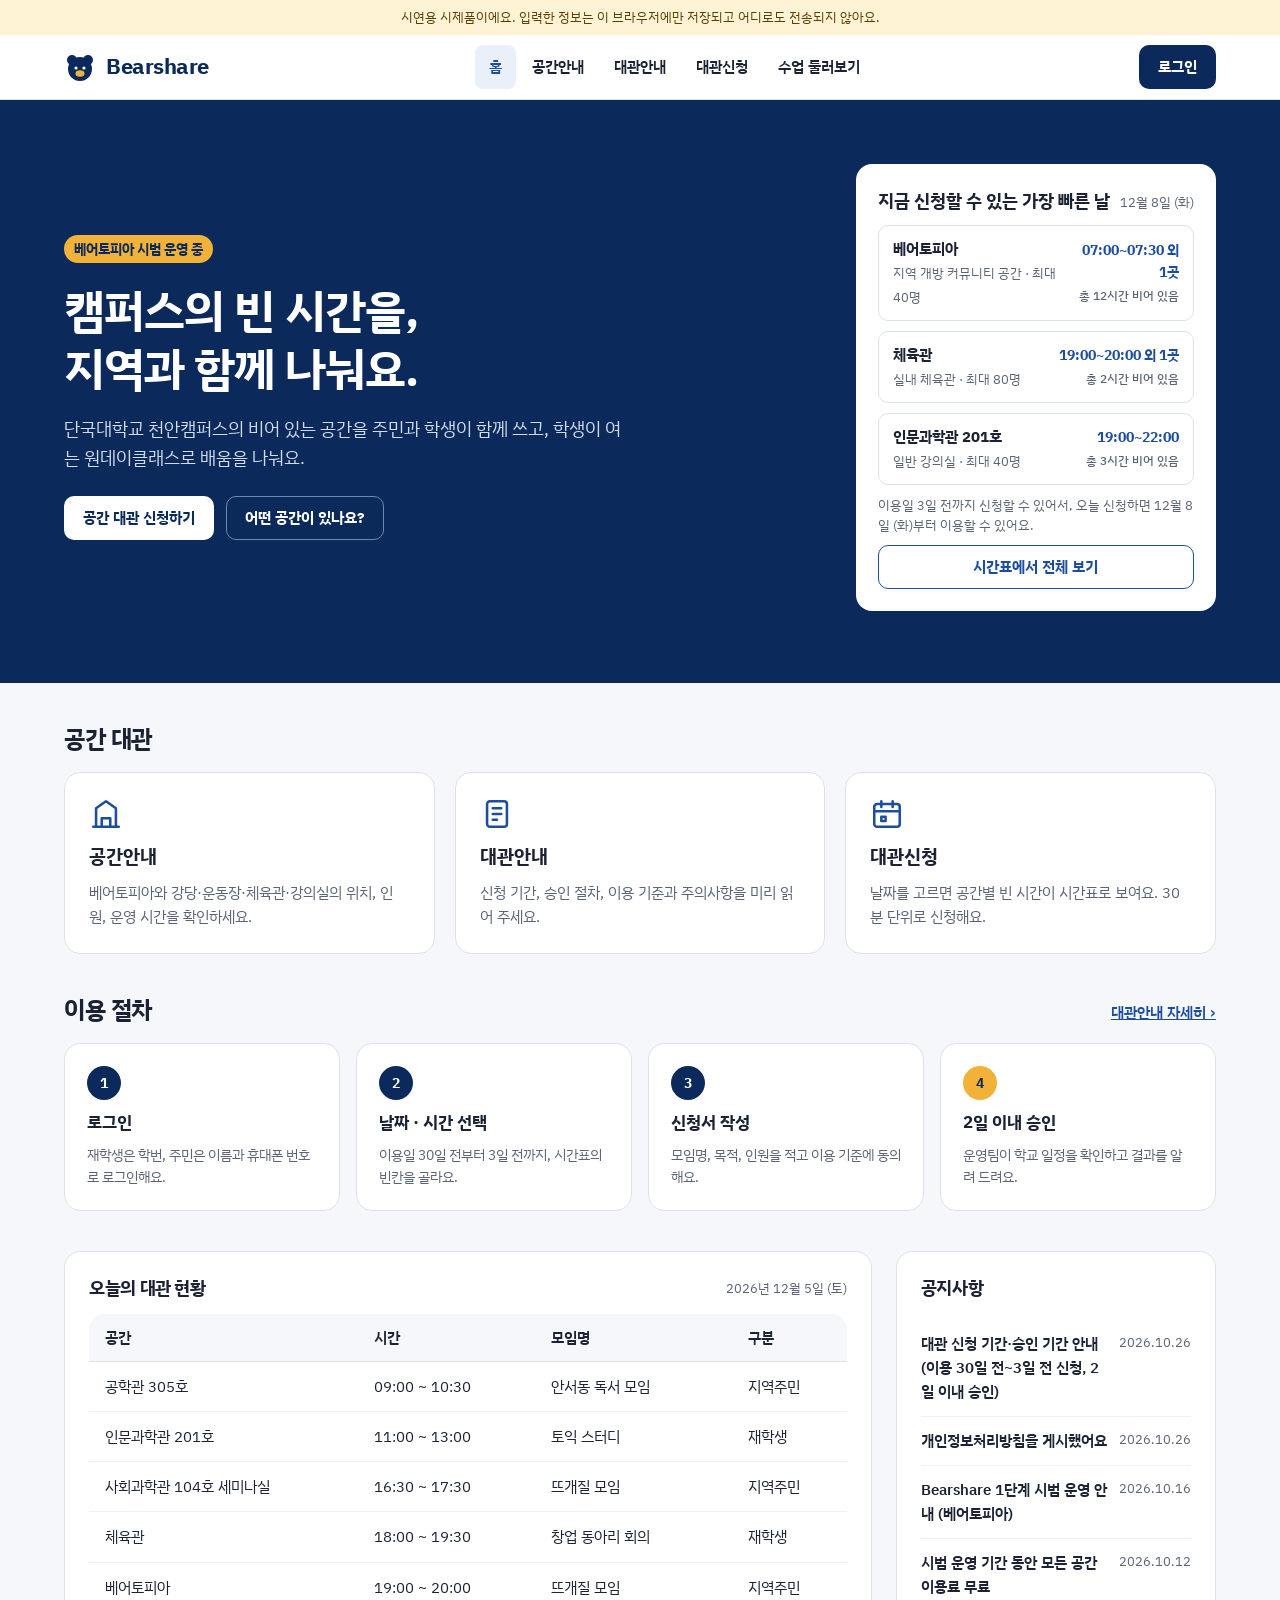
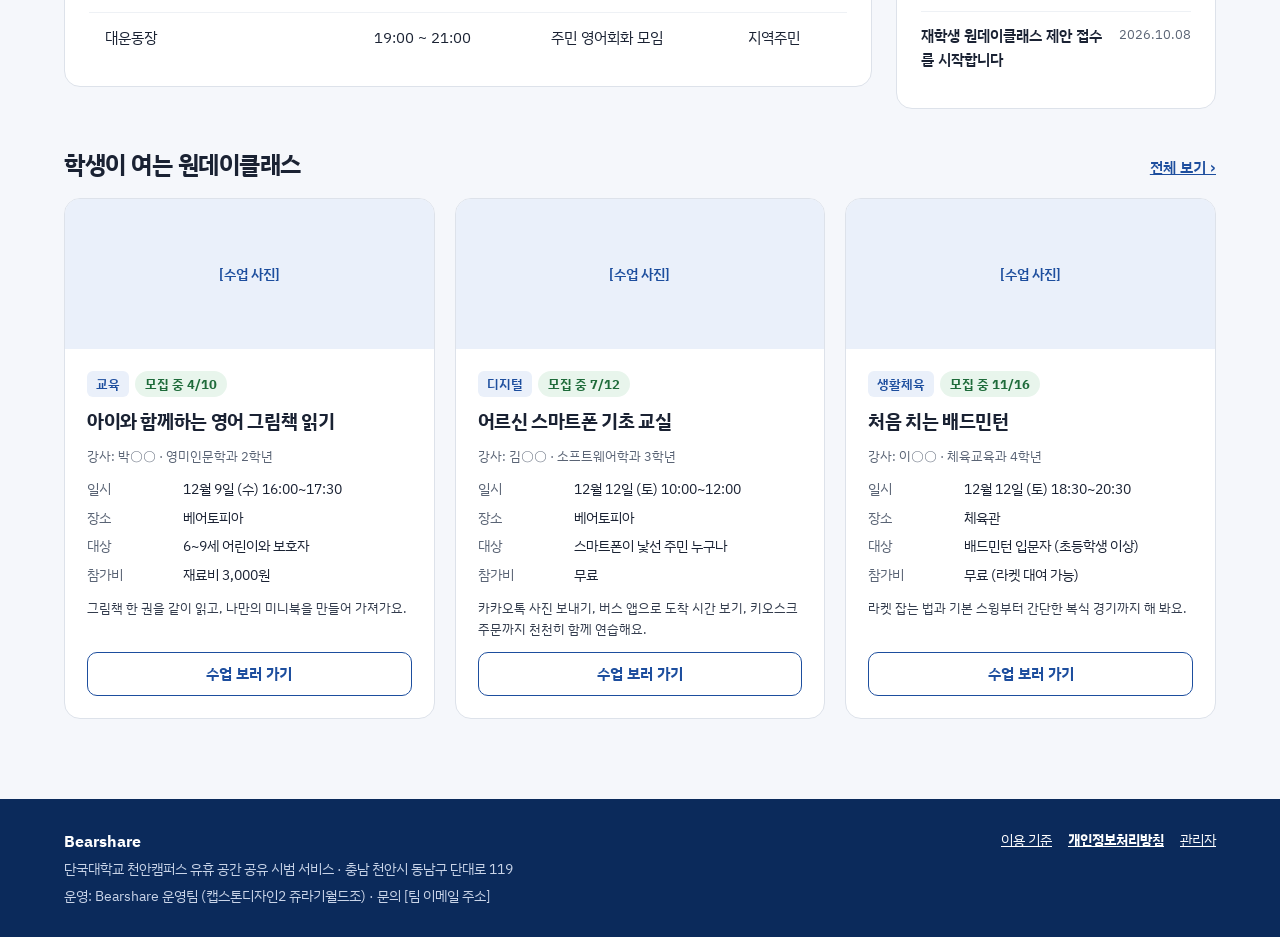
<file: index.html>
<!doctype html>
<html lang="ko">
<head>
<meta charset="utf-8">
<meta name="viewport" content="width=device-width, initial-scale=1">
<title>Bearshare · 단국대 캠퍼스 공간 공유</title>
<meta name="description" content="단국대학교 천안캠퍼스 유휴 공간을 지역주민과 학생이 함께 쓰는 공간 공유 서비스 Bearshare (시제품)">
<meta name="theme-color" content="#0B2A5B">
<link rel="preconnect" href="https://fonts.googleapis.com">
<link rel="preconnect" href="https://fonts.gstatic.com" crossorigin>
<link href="https://fonts.googleapis.com/css2?family=IBM+Plex+Sans+KR:wght@400;500;600;700&display=swap" rel="stylesheet">
<link rel="stylesheet" href="assets/style.css">
</head>
<body data-page="index">
<main id="app"><noscript><p style="padding:24px">이 화면은 자바스크립트가 켜져 있어야 보여요.</p></noscript></main>
<script src="assets/data.js"></script>
<script src="assets/core.js"></script>
<script src="assets/pages.js"></script>
</body>
</html>
</file>
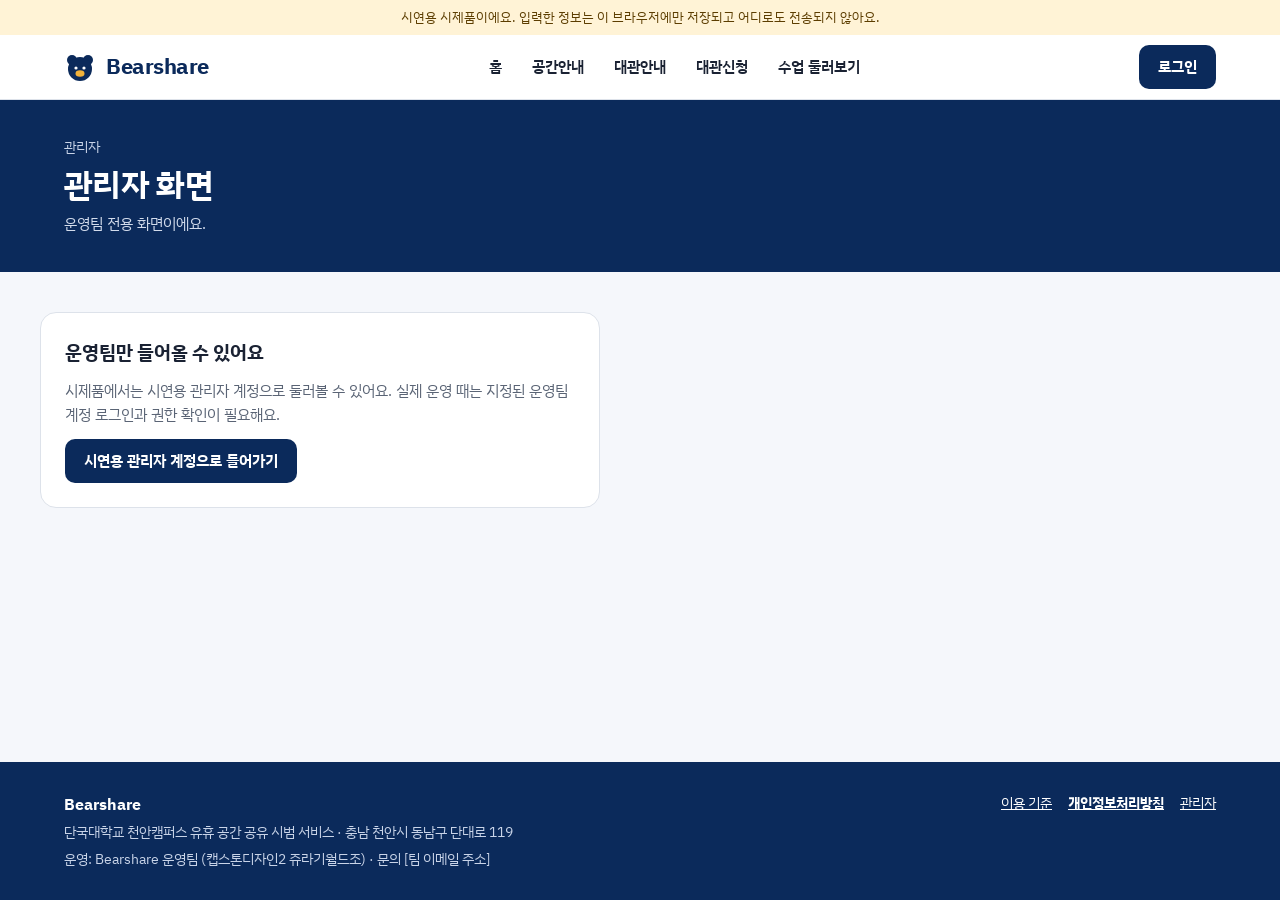
<file: admin.html>
<!doctype html>
<html lang="ko">
<head>
<meta charset="utf-8">
<meta name="viewport" content="width=device-width, initial-scale=1">
<title>관리자 · Bearshare</title>
<meta name="description" content="단국대학교 천안캠퍼스 유휴 공간을 지역주민과 학생이 함께 쓰는 공간 공유 서비스 Bearshare (시제품)">
<meta name="theme-color" content="#0B2A5B">
<link rel="preconnect" href="https://fonts.googleapis.com">
<link rel="preconnect" href="https://fonts.gstatic.com" crossorigin>
<link href="https://fonts.googleapis.com/css2?family=IBM+Plex+Sans+KR:wght@400;500;600;700&display=swap" rel="stylesheet">
<link rel="stylesheet" href="assets/style.css">
</head>
<body data-page="admin">
<main id="app"><noscript><p style="padding:24px">이 화면은 자바스크립트가 켜져 있어야 보여요.</p></noscript></main>
<script src="assets/data.js"></script>
<script src="assets/core.js"></script>
<script src="assets/pages.js"></script>
</body>
</html>
</file>
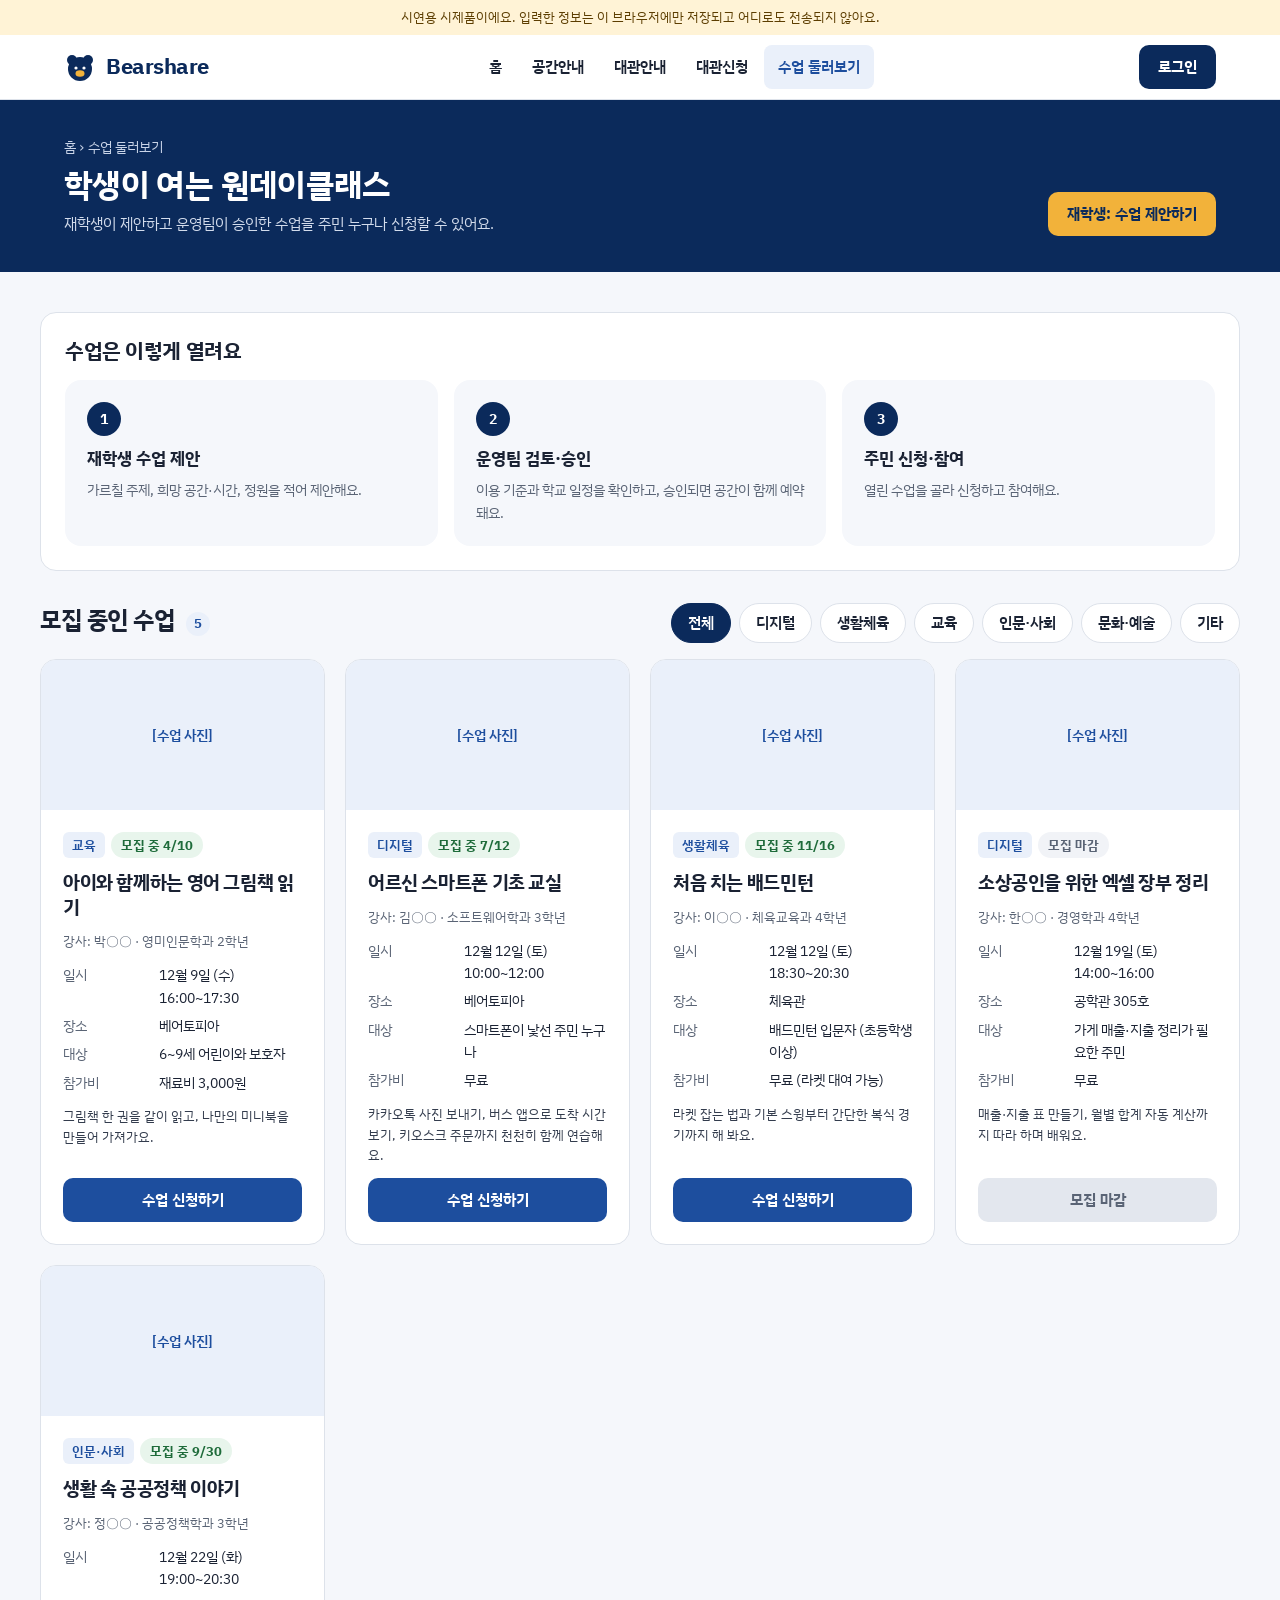
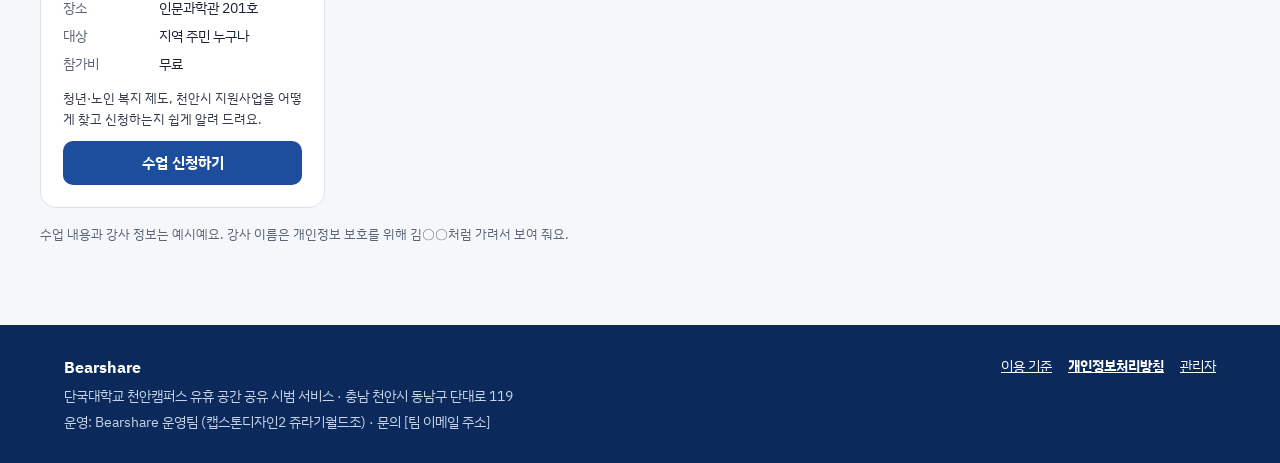
<file: classes.html>
<!doctype html>
<html lang="ko">
<head>
<meta charset="utf-8">
<meta name="viewport" content="width=device-width, initial-scale=1">
<title>수업 둘러보기 · Bearshare</title>
<meta name="description" content="단국대학교 천안캠퍼스 유휴 공간을 지역주민과 학생이 함께 쓰는 공간 공유 서비스 Bearshare (시제품)">
<meta name="theme-color" content="#0B2A5B">
<link rel="preconnect" href="https://fonts.googleapis.com">
<link rel="preconnect" href="https://fonts.gstatic.com" crossorigin>
<link href="https://fonts.googleapis.com/css2?family=IBM+Plex+Sans+KR:wght@400;500;600;700&display=swap" rel="stylesheet">
<link rel="stylesheet" href="assets/style.css">
</head>
<body data-page="classes">
<main id="app"><noscript><p style="padding:24px">이 화면은 자바스크립트가 켜져 있어야 보여요.</p></noscript></main>
<script src="assets/data.js"></script>
<script src="assets/core.js"></script>
<script src="assets/pages.js"></script>
</body>
</html>
</file>
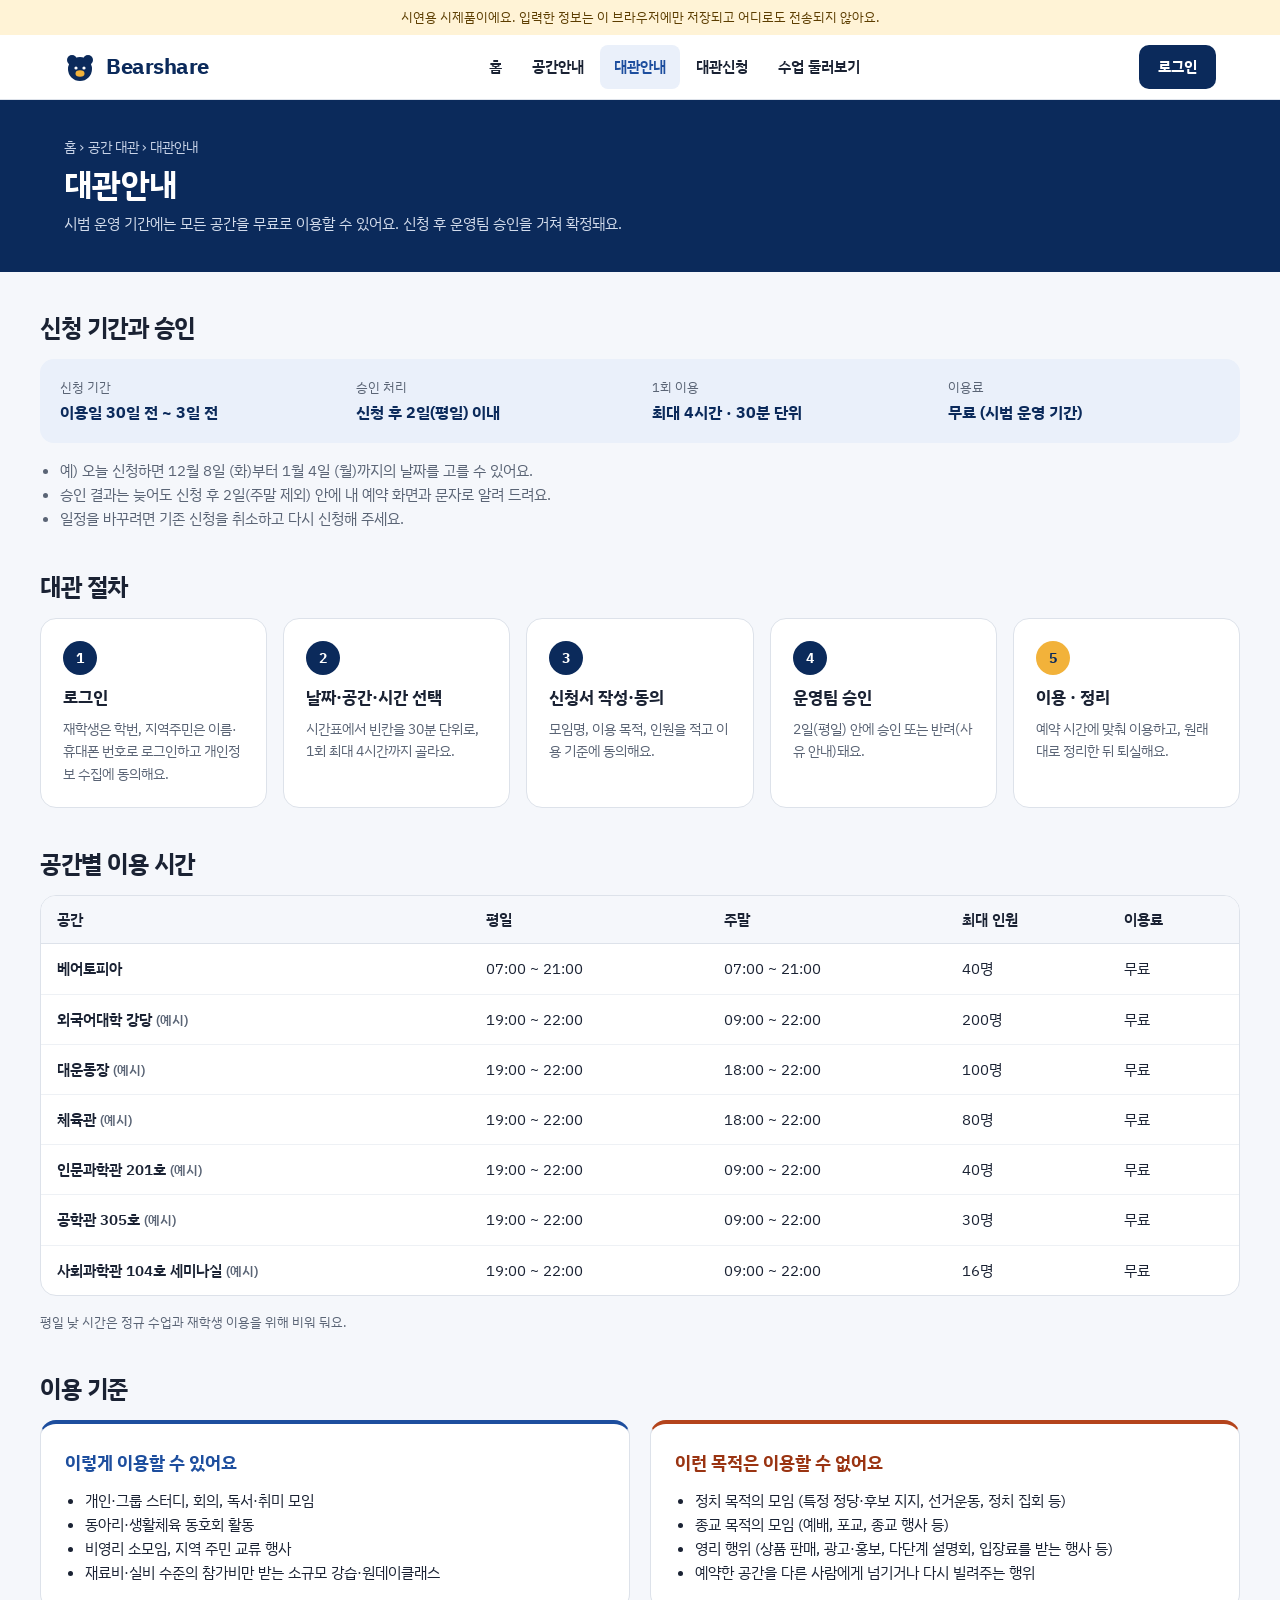
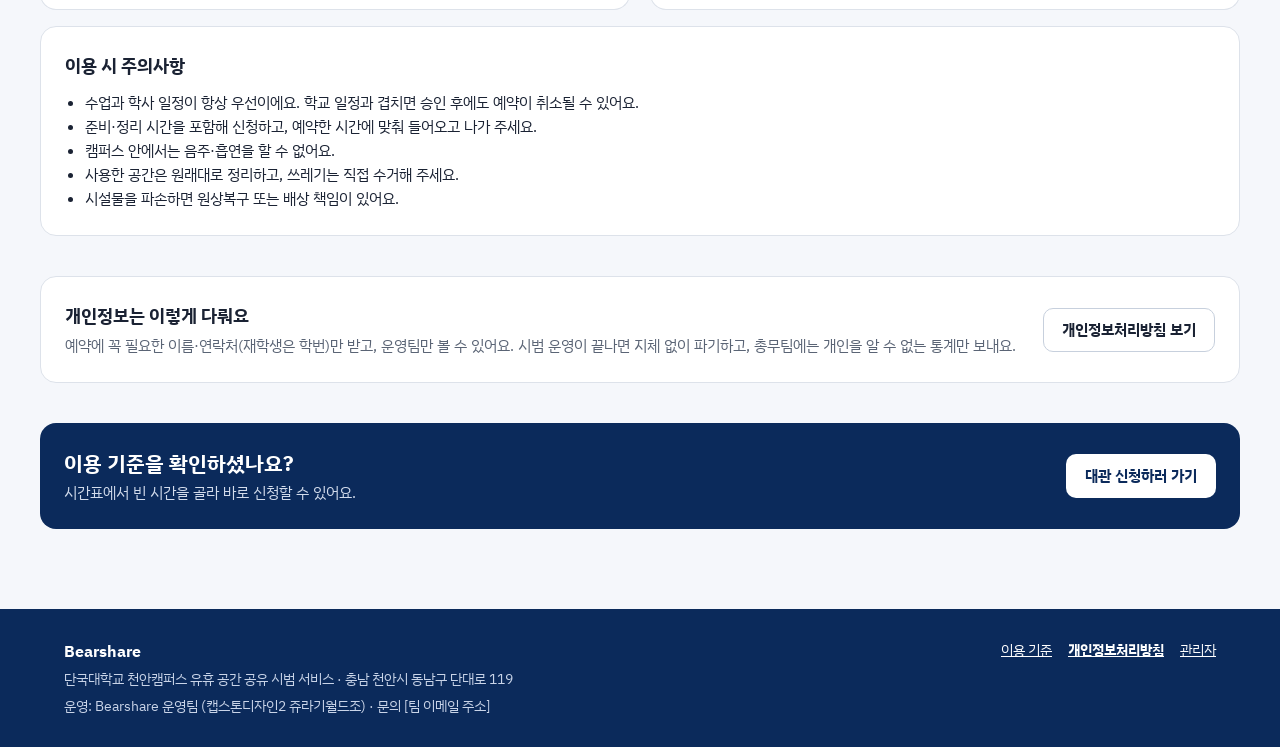
<file: guide.html>
<!doctype html>
<html lang="ko">
<head>
<meta charset="utf-8">
<meta name="viewport" content="width=device-width, initial-scale=1">
<title>대관안내 · Bearshare</title>
<meta name="description" content="단국대학교 천안캠퍼스 유휴 공간을 지역주민과 학생이 함께 쓰는 공간 공유 서비스 Bearshare (시제품)">
<meta name="theme-color" content="#0B2A5B">
<link rel="preconnect" href="https://fonts.googleapis.com">
<link rel="preconnect" href="https://fonts.gstatic.com" crossorigin>
<link href="https://fonts.googleapis.com/css2?family=IBM+Plex+Sans+KR:wght@400;500;600;700&display=swap" rel="stylesheet">
<link rel="stylesheet" href="assets/style.css">
</head>
<body data-page="guide">
<main id="app"><noscript><p style="padding:24px">이 화면은 자바스크립트가 켜져 있어야 보여요.</p></noscript></main>
<script src="assets/data.js"></script>
<script src="assets/core.js"></script>
<script src="assets/pages.js"></script>
</body>
</html>
</file>
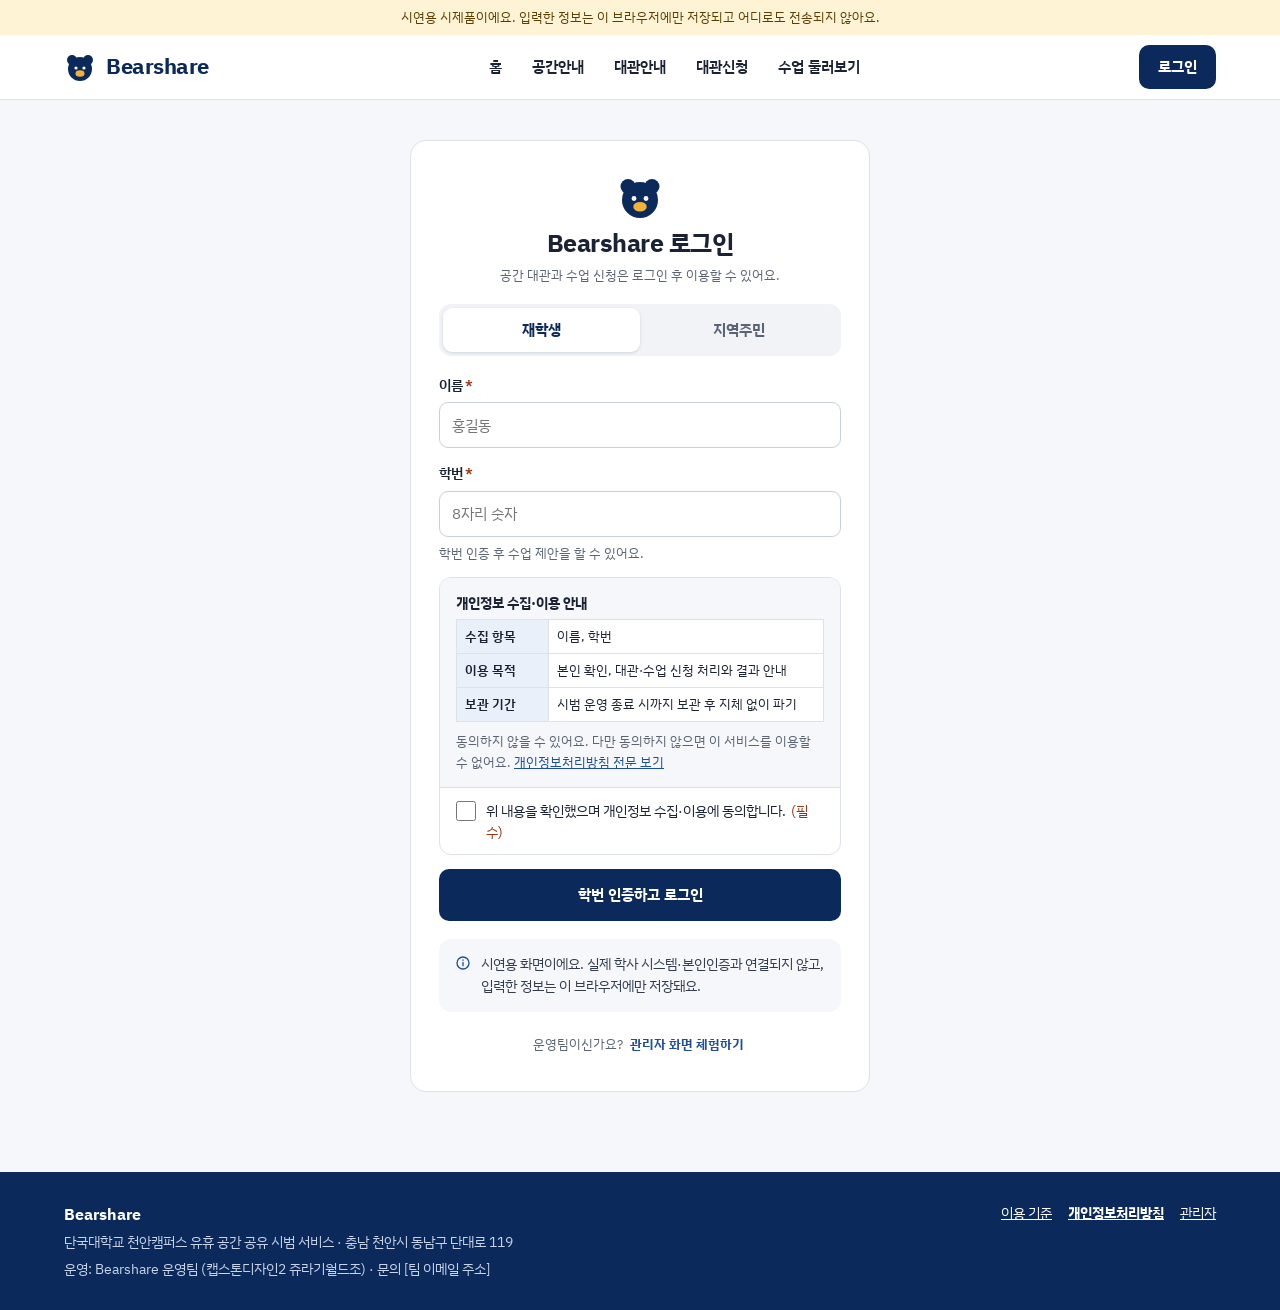
<file: login.html>
<!doctype html>
<html lang="ko">
<head>
<meta charset="utf-8">
<meta name="viewport" content="width=device-width, initial-scale=1">
<title>로그인 · Bearshare</title>
<meta name="description" content="단국대학교 천안캠퍼스 유휴 공간을 지역주민과 학생이 함께 쓰는 공간 공유 서비스 Bearshare (시제품)">
<meta name="theme-color" content="#0B2A5B">
<link rel="preconnect" href="https://fonts.googleapis.com">
<link rel="preconnect" href="https://fonts.gstatic.com" crossorigin>
<link href="https://fonts.googleapis.com/css2?family=IBM+Plex+Sans+KR:wght@400;500;600;700&display=swap" rel="stylesheet">
<link rel="stylesheet" href="assets/style.css">
</head>
<body data-page="login">
<main id="app"><noscript><p style="padding:24px">이 화면은 자바스크립트가 켜져 있어야 보여요.</p></noscript></main>
<script src="assets/data.js"></script>
<script src="assets/core.js"></script>
<script src="assets/pages.js"></script>
</body>
</html>
</file>
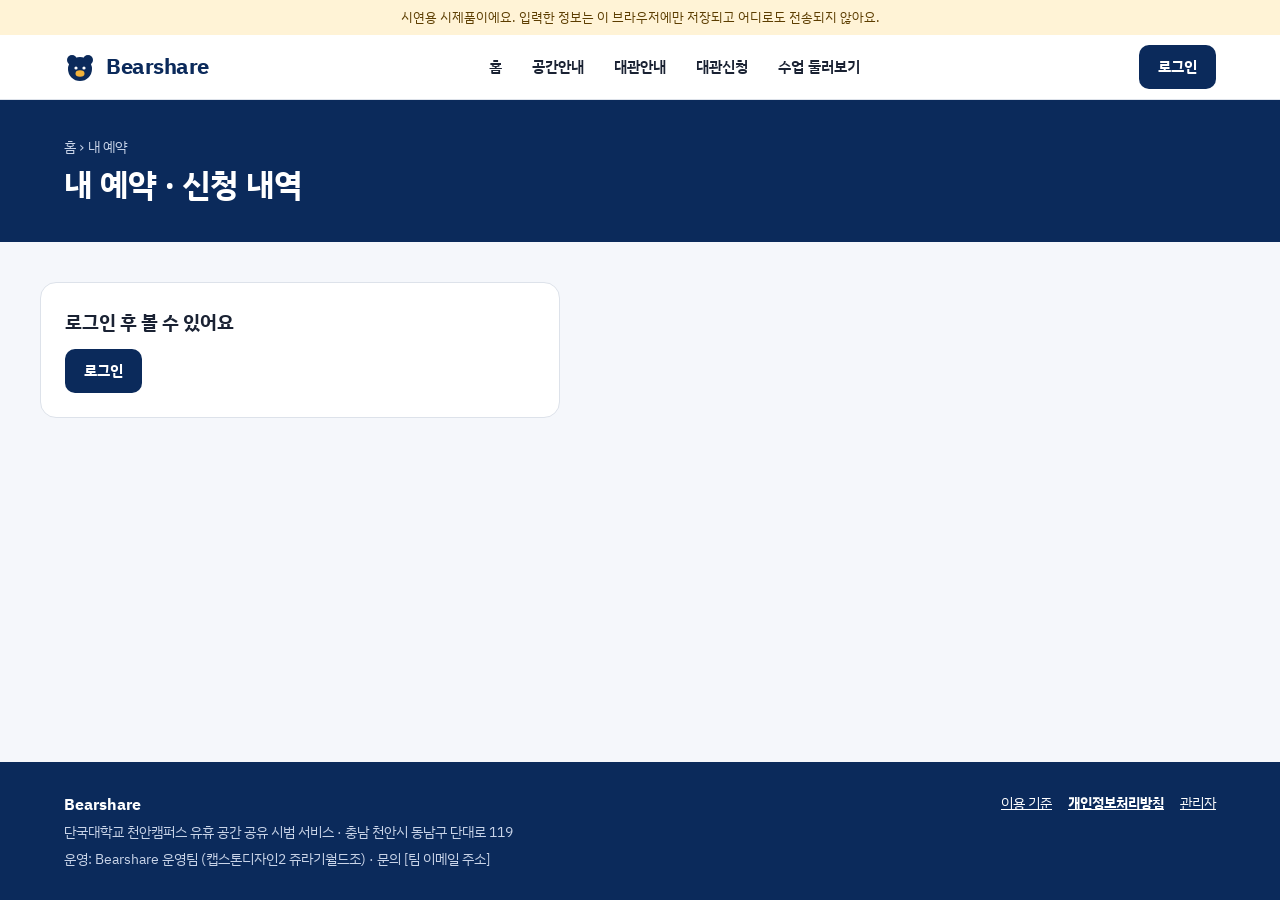
<file: mypage.html>
<!doctype html>
<html lang="ko">
<head>
<meta charset="utf-8">
<meta name="viewport" content="width=device-width, initial-scale=1">
<title>내 예약 · Bearshare</title>
<meta name="description" content="단국대학교 천안캠퍼스 유휴 공간을 지역주민과 학생이 함께 쓰는 공간 공유 서비스 Bearshare (시제품)">
<meta name="theme-color" content="#0B2A5B">
<link rel="preconnect" href="https://fonts.googleapis.com">
<link rel="preconnect" href="https://fonts.gstatic.com" crossorigin>
<link href="https://fonts.googleapis.com/css2?family=IBM+Plex+Sans+KR:wght@400;500;600;700&display=swap" rel="stylesheet">
<link rel="stylesheet" href="assets/style.css">
</head>
<body data-page="mypage">
<main id="app"><noscript><p style="padding:24px">이 화면은 자바스크립트가 켜져 있어야 보여요.</p></noscript></main>
<script src="assets/data.js"></script>
<script src="assets/core.js"></script>
<script src="assets/pages.js"></script>
</body>
</html>
</file>
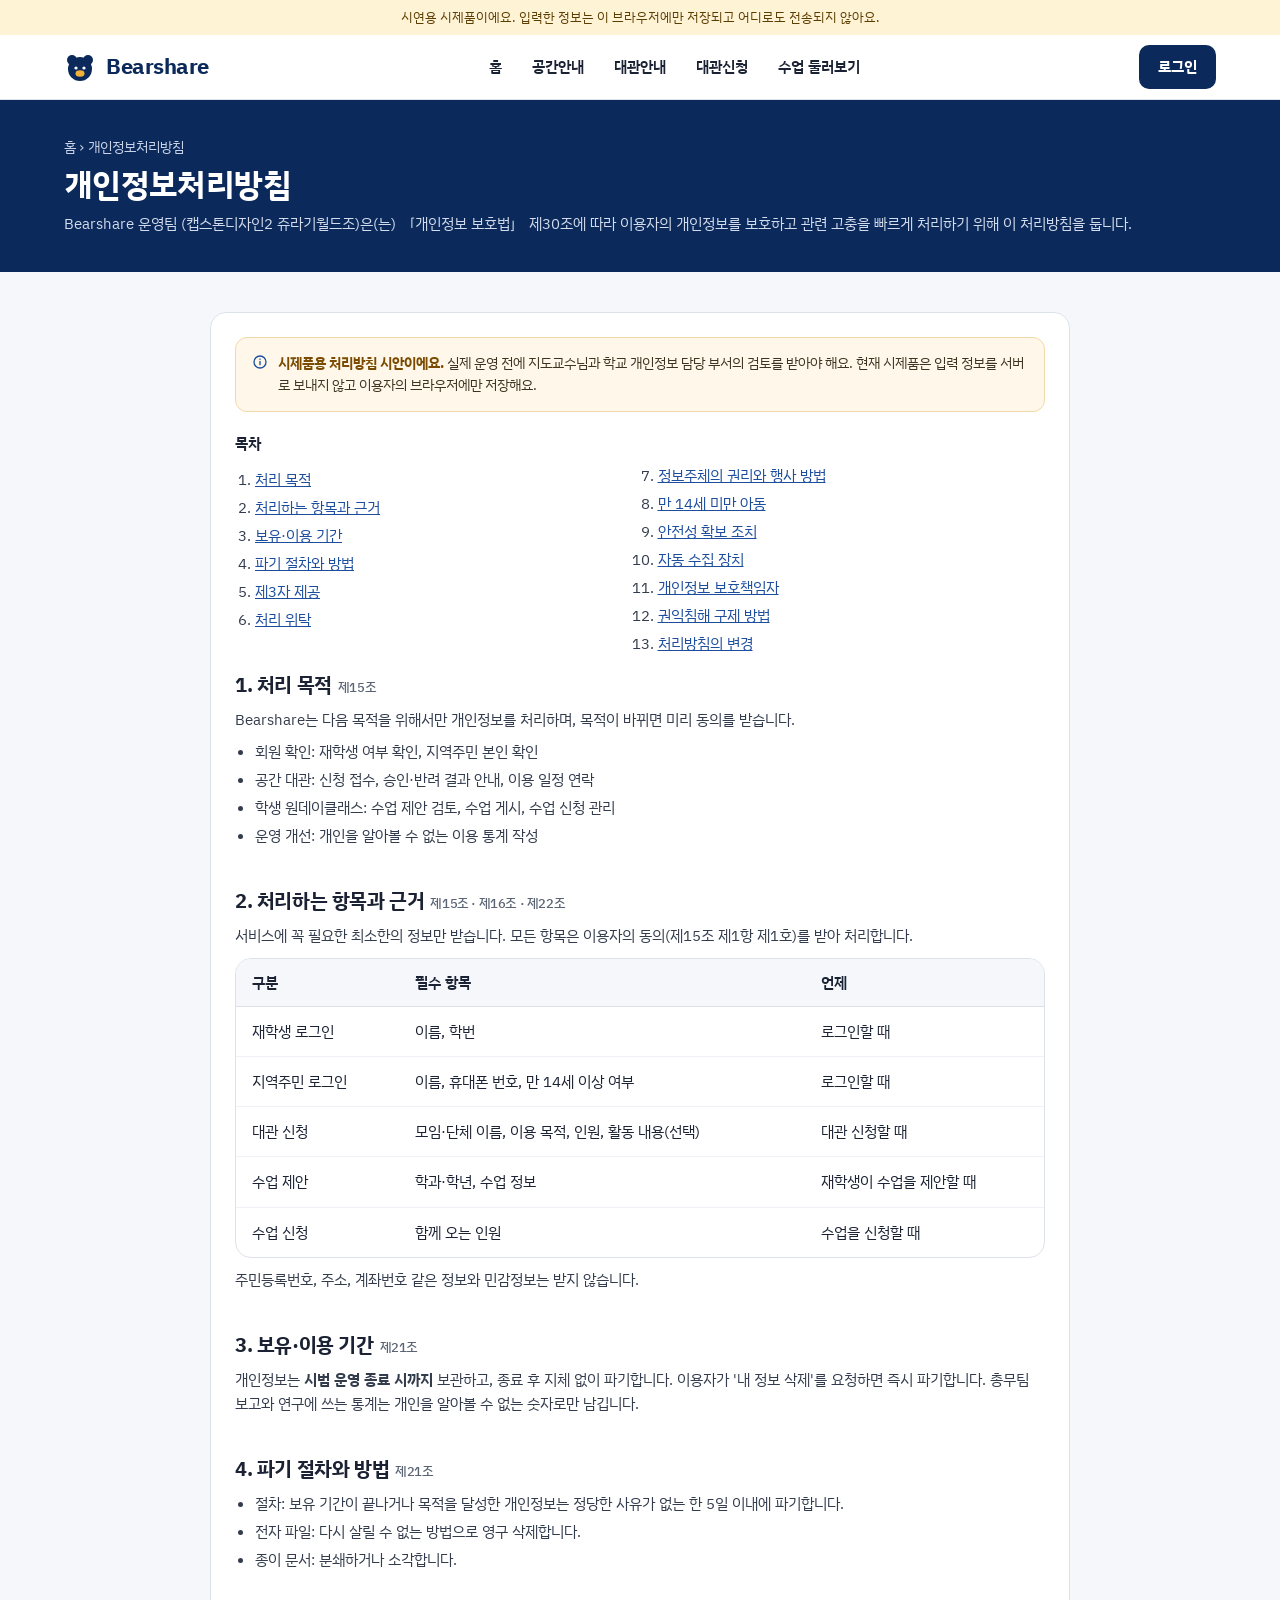
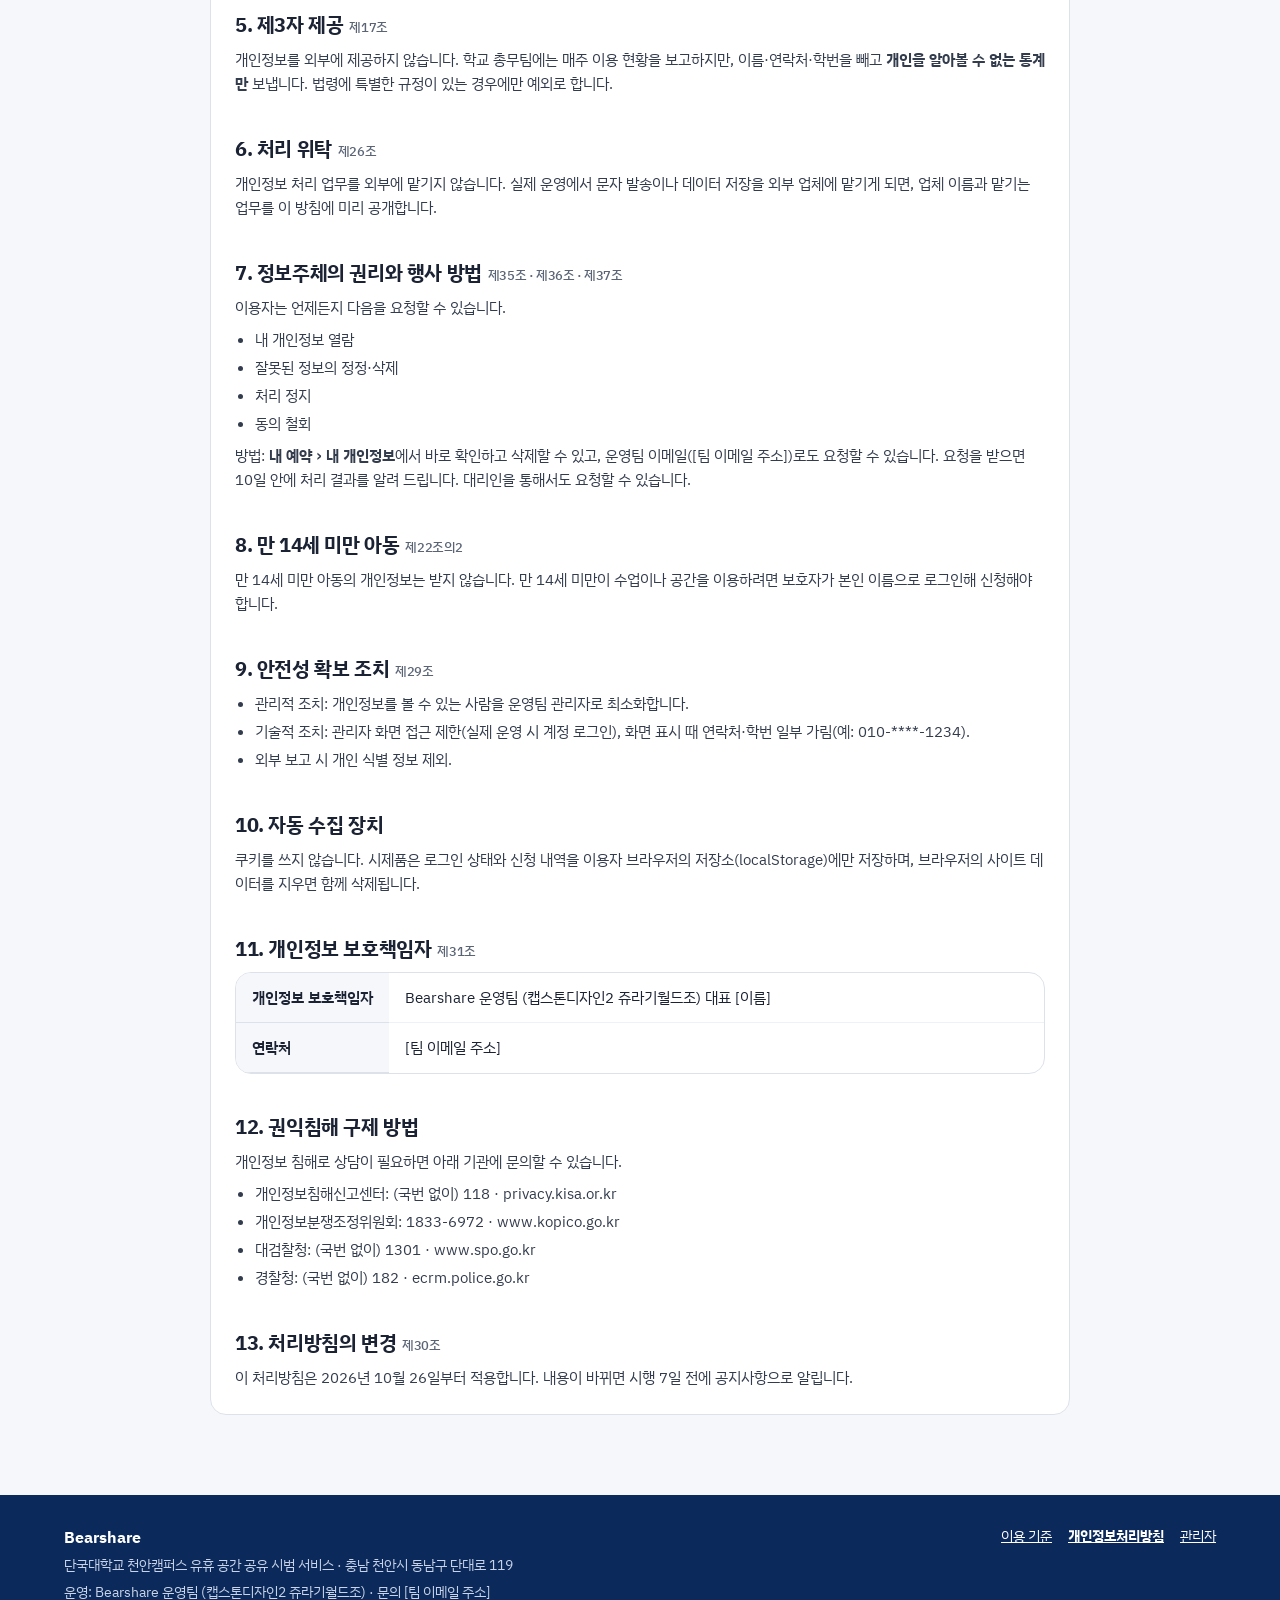
<file: privacy.html>
<!doctype html>
<html lang="ko">
<head>
<meta charset="utf-8">
<meta name="viewport" content="width=device-width, initial-scale=1">
<title>개인정보처리방침 · Bearshare</title>
<meta name="description" content="단국대학교 천안캠퍼스 유휴 공간을 지역주민과 학생이 함께 쓰는 공간 공유 서비스 Bearshare (시제품)">
<meta name="theme-color" content="#0B2A5B">
<link rel="preconnect" href="https://fonts.googleapis.com">
<link rel="preconnect" href="https://fonts.gstatic.com" crossorigin>
<link href="https://fonts.googleapis.com/css2?family=IBM+Plex+Sans+KR:wght@400;500;600;700&display=swap" rel="stylesheet">
<link rel="stylesheet" href="assets/style.css">
</head>
<body data-page="privacy">
<main id="app"><noscript><p style="padding:24px">이 화면은 자바스크립트가 켜져 있어야 보여요.</p></noscript></main>
<script src="assets/data.js"></script>
<script src="assets/core.js"></script>
<script src="assets/pages.js"></script>
</body>
</html>
</file>
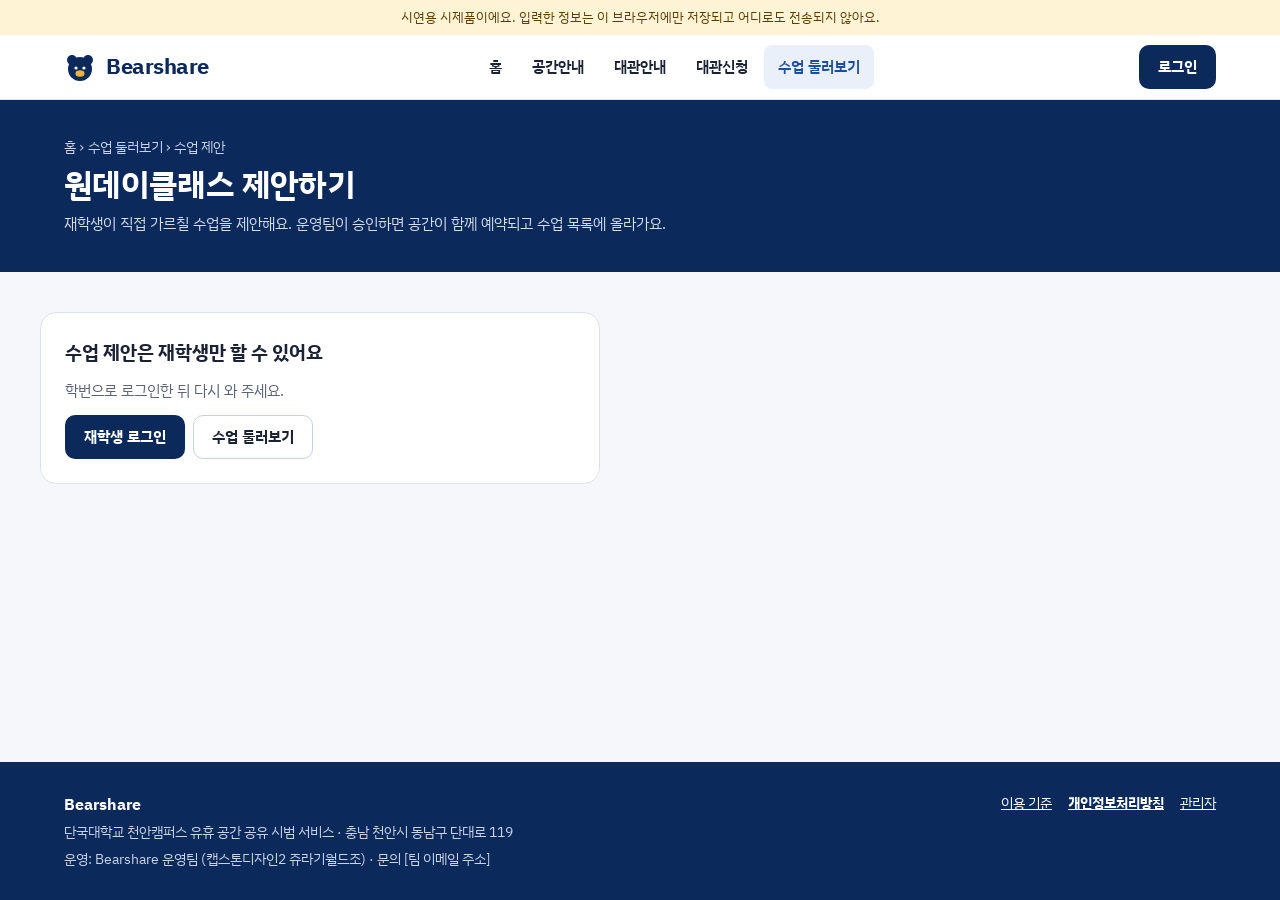
<file: propose.html>
<!doctype html>
<html lang="ko">
<head>
<meta charset="utf-8">
<meta name="viewport" content="width=device-width, initial-scale=1">
<title>수업 제안하기 · Bearshare</title>
<meta name="description" content="단국대학교 천안캠퍼스 유휴 공간을 지역주민과 학생이 함께 쓰는 공간 공유 서비스 Bearshare (시제품)">
<meta name="theme-color" content="#0B2A5B">
<link rel="preconnect" href="https://fonts.googleapis.com">
<link rel="preconnect" href="https://fonts.gstatic.com" crossorigin>
<link href="https://fonts.googleapis.com/css2?family=IBM+Plex+Sans+KR:wght@400;500;600;700&display=swap" rel="stylesheet">
<link rel="stylesheet" href="assets/style.css">
</head>
<body data-page="propose">
<main id="app"><noscript><p style="padding:24px">이 화면은 자바스크립트가 켜져 있어야 보여요.</p></noscript></main>
<script src="assets/data.js"></script>
<script src="assets/core.js"></script>
<script src="assets/pages.js"></script>
</body>
</html>
</file>
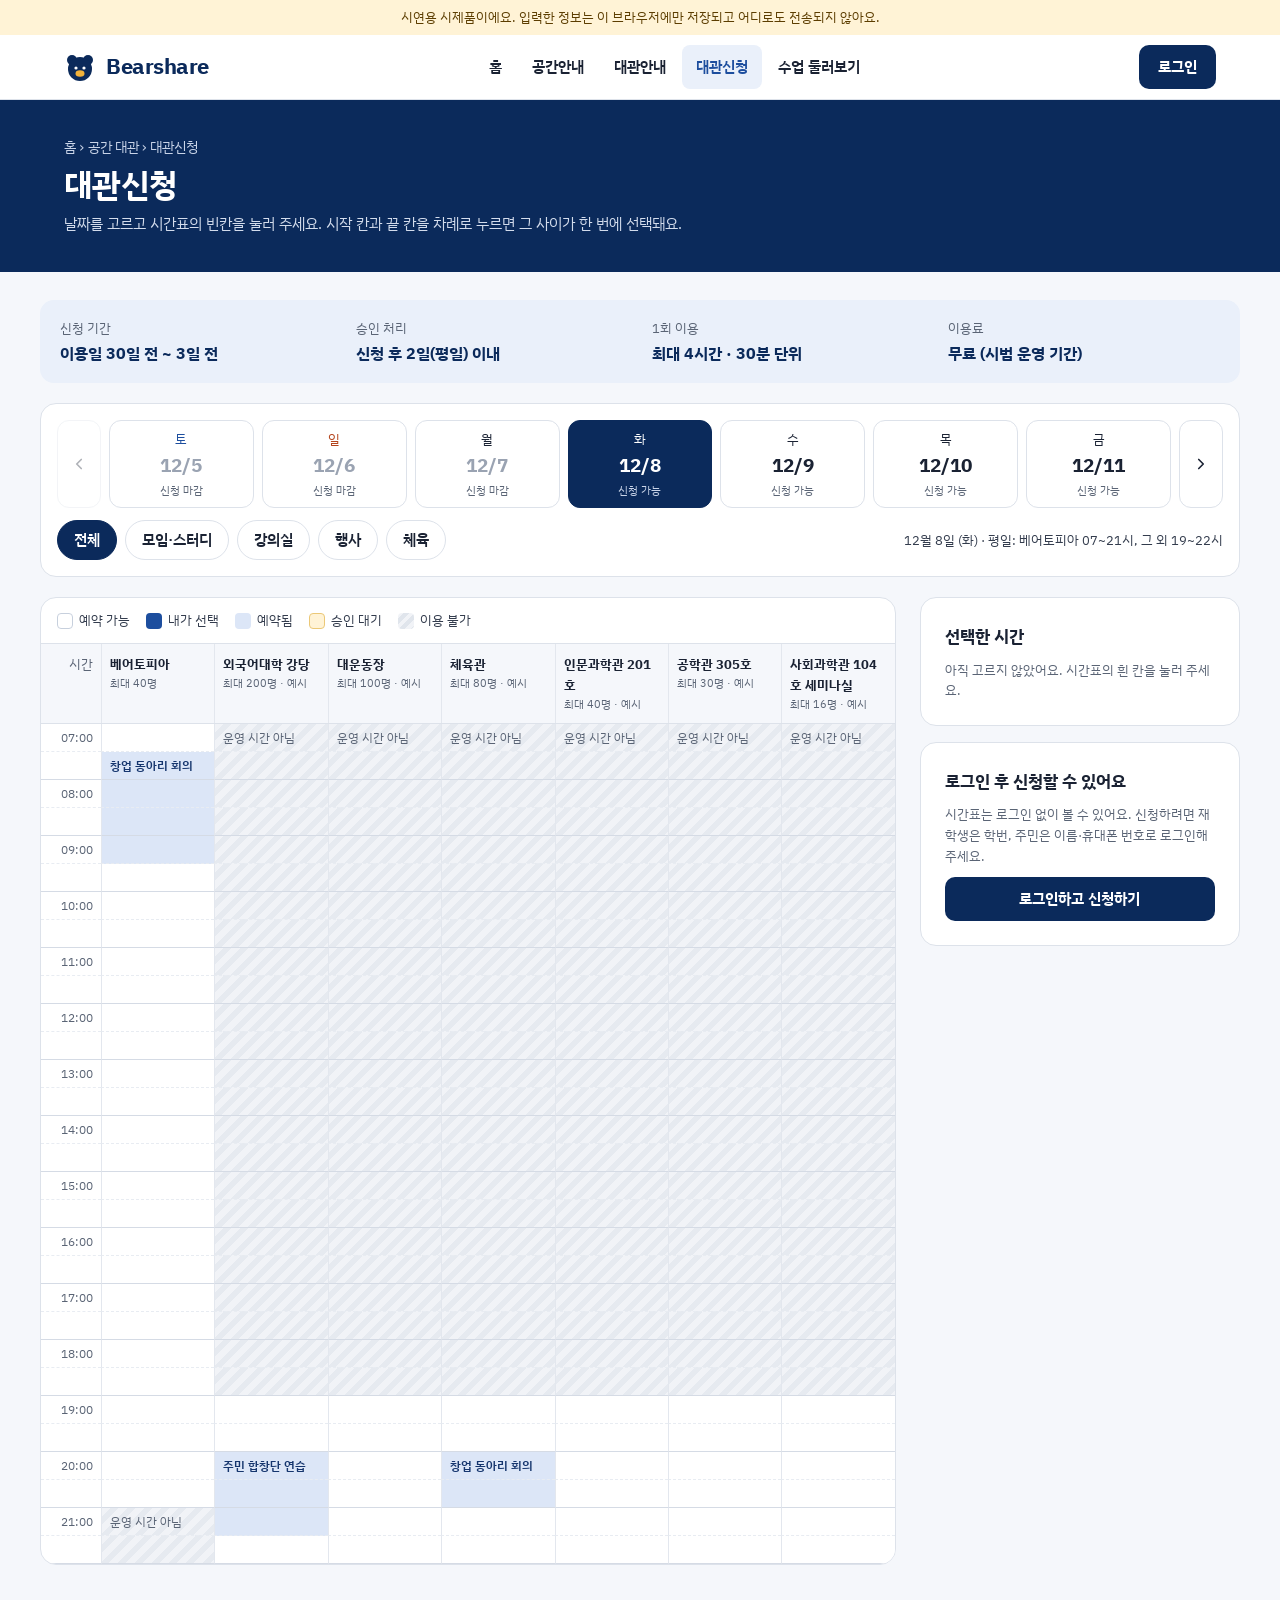
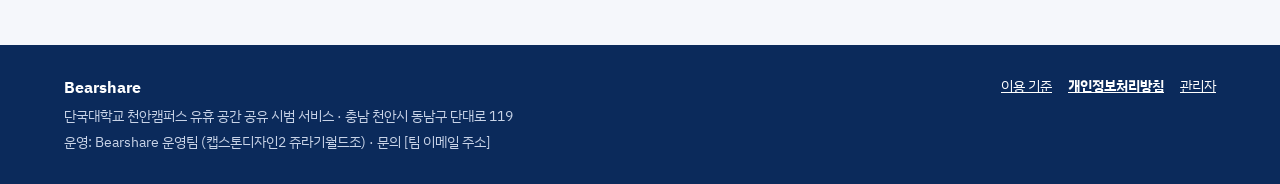
<file: reserve.html>
<!doctype html>
<html lang="ko">
<head>
<meta charset="utf-8">
<meta name="viewport" content="width=device-width, initial-scale=1">
<title>대관신청 · Bearshare</title>
<meta name="description" content="단국대학교 천안캠퍼스 유휴 공간을 지역주민과 학생이 함께 쓰는 공간 공유 서비스 Bearshare (시제품)">
<meta name="theme-color" content="#0B2A5B">
<link rel="preconnect" href="https://fonts.googleapis.com">
<link rel="preconnect" href="https://fonts.gstatic.com" crossorigin>
<link href="https://fonts.googleapis.com/css2?family=IBM+Plex+Sans+KR:wght@400;500;600;700&display=swap" rel="stylesheet">
<link rel="stylesheet" href="assets/style.css">
</head>
<body data-page="reserve">
<main id="app"><noscript><p style="padding:24px">이 화면은 자바스크립트가 켜져 있어야 보여요.</p></noscript></main>
<script src="assets/data.js"></script>
<script src="assets/core.js"></script>
<script src="assets/pages.js"></script>
</body>
</html>
</file>
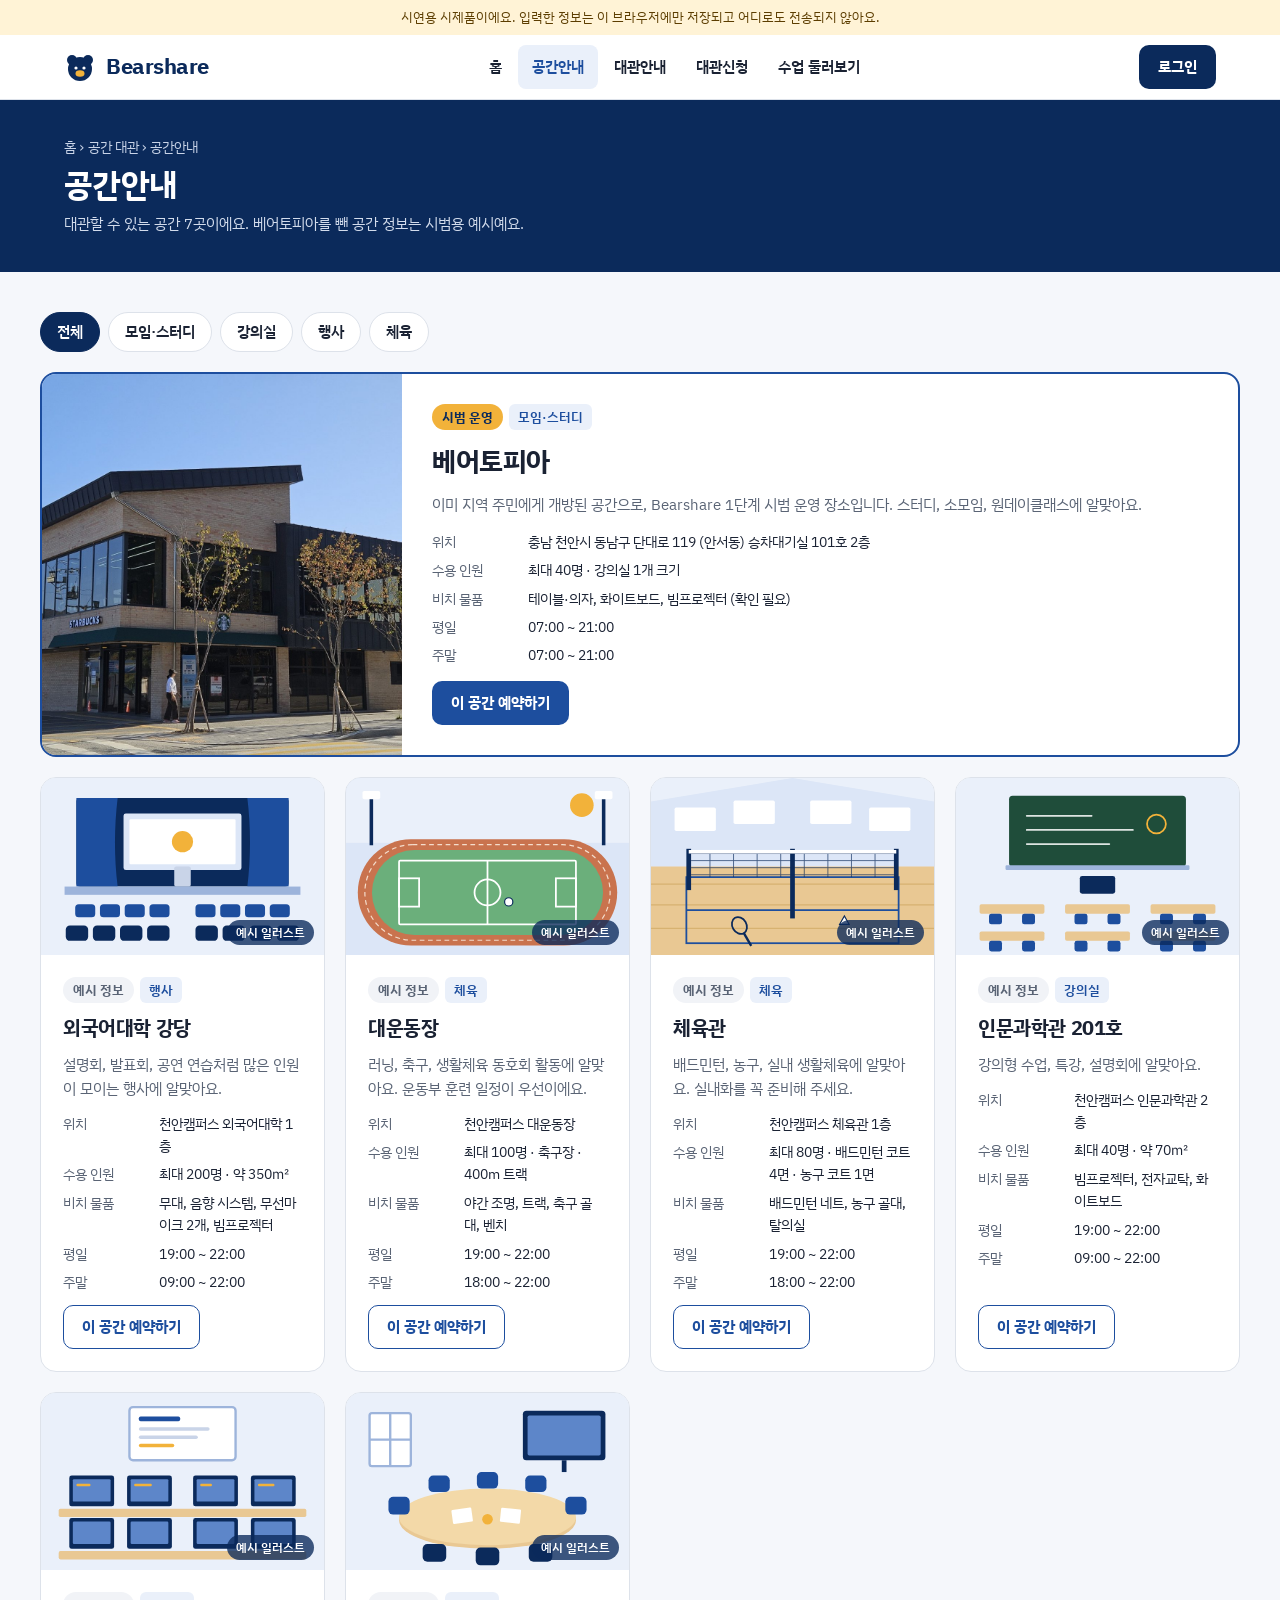
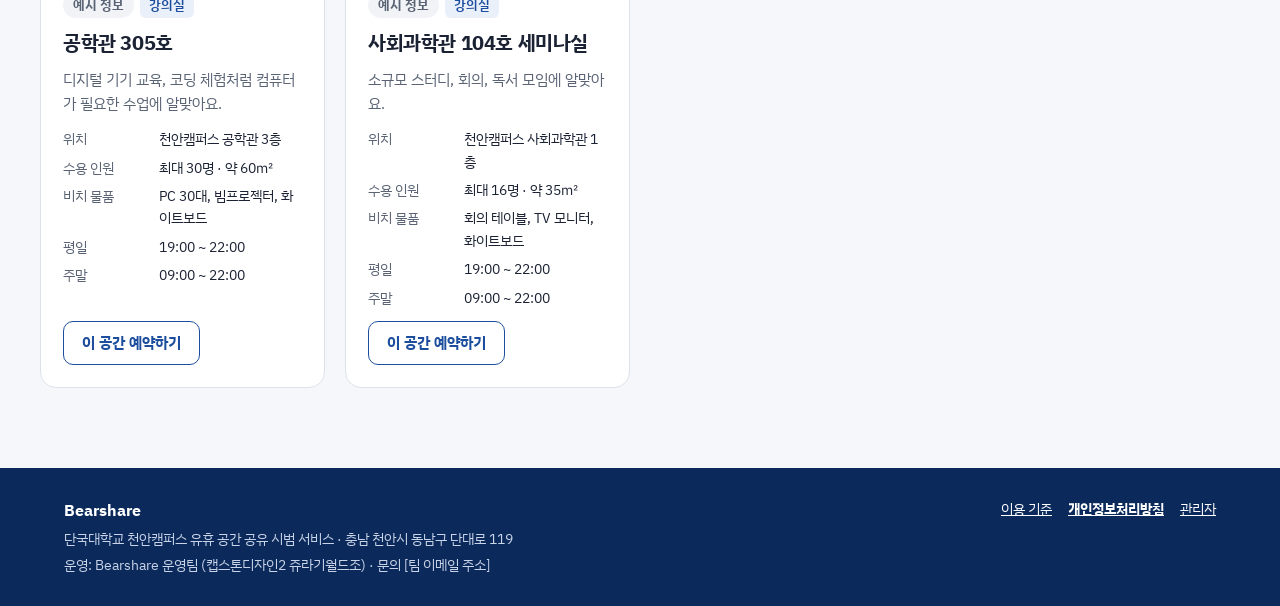
<file: spaces.html>
<!doctype html>
<html lang="ko">
<head>
<meta charset="utf-8">
<meta name="viewport" content="width=device-width, initial-scale=1">
<title>공간안내 · Bearshare</title>
<meta name="description" content="단국대학교 천안캠퍼스 유휴 공간을 지역주민과 학생이 함께 쓰는 공간 공유 서비스 Bearshare (시제품)">
<meta name="theme-color" content="#0B2A5B">
<link rel="preconnect" href="https://fonts.googleapis.com">
<link rel="preconnect" href="https://fonts.gstatic.com" crossorigin>
<link href="https://fonts.googleapis.com/css2?family=IBM+Plex+Sans+KR:wght@400;500;600;700&display=swap" rel="stylesheet">
<link rel="stylesheet" href="assets/style.css">
</head>
<body data-page="spaces">
<main id="app"><noscript><p style="padding:24px">이 화면은 자바스크립트가 켜져 있어야 보여요.</p></noscript></main>
<script src="assets/data.js"></script>
<script src="assets/core.js"></script>
<script src="assets/pages.js"></script>
</body>
</html>
</file>
<file: assets/style.css>
/* =========================================================
   Bearshare 공통 스타일 — 색은 맨 위 :root 에서 바꿀 수 있어요
   ========================================================= */
:root {
  --navy: #0B2A5B;
  --navy-2: #133A78;
  --blue: #1D4E9E;
  --blue-soft: #EAF0FA;
  --blue-mid: #DCE6F7;
  --gold: #F2B23A;
  --ink: #1A2233;
  --ink-2: #333C4D;
  --muted: #5A6475;
  --line: #DDE2EA;
  --line-2: #EEF1F5;
  --bg: #F5F7FB;
  --white: #FFFFFF;
  --ok: #1E6B3A; --ok-bg: #E8F5EC;
  --wait: #7A4B00; --wait-bg: #FFF3D6;
  --bad: #9A3412; --bad-bg: #FDECE4;
  --off: #5A6475; --off-bg: #F1F3F7;
  --radius: 16px;
}
* { box-sizing: border-box; }
html { -webkit-text-size-adjust: 100%; }
body {
  margin: 0; min-height: 100vh; display: flex; flex-direction: column;
  background: var(--bg); color: var(--ink);
  font-family: 'IBM Plex Sans KR', system-ui, -apple-system, sans-serif;
  font-size: 15px; line-height: 1.6;
}
a { color: var(--blue); }
a:hover { color: var(--navy); }
h1, h2, h3 { margin: 0; letter-spacing: -0.02em; line-height: 1.3; }
p { margin: 0; }
button, input, select, textarea { font: inherit; color: inherit; }
:focus-visible { outline: 3px solid var(--gold); outline-offset: 2px; }
.sr-only { position: absolute; width: 1px; height: 1px; overflow: hidden; clip: rect(0 0 0 0); white-space: nowrap; }
.container { max-width: 1200px; margin: 0 auto; padding: 0 24px; width: 100%; }
main { flex: 1; }
.muted { color: var(--muted); }
.small { font-size: 13px; }

/* ---------- 상단 메뉴 ---------- */
.site-header { background: var(--white); border-bottom: 1px solid var(--line); position: sticky; top: 0; z-index: 20; }
.site-header .container { display: flex; align-items: center; justify-content: space-between; gap: 12px; flex-wrap: wrap; padding-top: 10px; padding-bottom: 10px; }
.brand { display: flex; align-items: center; gap: 10px; text-decoration: none; color: var(--navy); font-size: 22px; font-weight: 700; letter-spacing: -0.02em; }
.brand:hover { color: var(--navy); }
.nav { display: flex; gap: 2px; flex-wrap: wrap; align-items: center; }
.nav a { padding: 10px 14px; border-radius: 8px; font-weight: 600; color: var(--ink); text-decoration: none; }
.nav a:hover { background: var(--bg); color: var(--ink); }
.nav a.active { background: var(--blue-soft); color: var(--blue); }
.user-area { display: flex; gap: 8px; align-items: center; flex-wrap: wrap; }
.user-chip { font-size: 14px; color: var(--muted); }
.user-chip b { color: var(--ink); }

/* ---------- 버튼 ---------- */
.btn { display: inline-flex; align-items: center; justify-content: center; gap: 6px; min-height: 44px; padding: 0 18px; border-radius: 10px; border: 1px solid transparent; font-weight: 700; font-size: 15px; text-decoration: none; cursor: pointer; white-space: nowrap; }
.btn-primary { background: var(--blue); color: var(--white); }
.btn-primary:hover { background: var(--navy); color: var(--white); }
.btn-navy { background: var(--navy); color: var(--white); }
.btn-navy:hover { background: var(--navy-2); color: var(--white); }
.btn-outline { background: var(--white); border-color: #C7D0DD; color: var(--ink); }
.btn-outline:hover { border-color: var(--blue); color: var(--blue); }
.btn-ghost-blue { background: var(--white); border-color: var(--blue); color: var(--blue); }
.btn-ghost-blue:hover { background: var(--blue-soft); color: var(--blue); }
.btn-white { background: var(--white); color: var(--navy); }
.btn-white:hover { background: var(--blue-soft); color: var(--navy); }
.btn-line-white { border-color: #6F86B3; color: var(--white); background: transparent; }
.btn-line-white:hover { background: rgba(255,255,255,.08); color: var(--white); }
.btn-gold { background: var(--gold); color: var(--navy); }
.btn-gold:hover { background: #E0A12C; color: var(--navy); }
.btn-danger { background: var(--white); border-color: #E3B5A3; color: var(--bad); }
.btn-danger:hover { background: var(--bad-bg); color: var(--bad); }
.btn-sm { min-height: 36px; padding: 0 12px; font-size: 14px; border-radius: 8px; }
.btn-block { width: 100%; }
.btn[disabled], .btn[aria-disabled="true"] { background: #E3E7EE; color: var(--muted); border-color: transparent; cursor: not-allowed; }

/* ---------- 제목 띠 ---------- */
.page-head { background: var(--navy); color: var(--white); }
.page-head .container { padding-top: 36px; padding-bottom: 36px; display: flex; flex-wrap: wrap; align-items: flex-end; justify-content: space-between; gap: 16px; }
.crumb { font-size: 14px; color: #C9D4E8; margin-bottom: 6px; }
.page-head h1 { font-size: 32px; }
.page-head p { color: #D3DCEC; margin-top: 6px; }

.section { padding: 40px 0; }
.section-title { display: flex; justify-content: space-between; align-items: baseline; gap: 12px; flex-wrap: wrap; margin-bottom: 18px; }
.section-title h2 { font-size: 24px; }
.stack { display: flex; flex-direction: column; gap: 20px; }

/* ---------- 카드 ---------- */
.card { background: var(--white); border: 1px solid var(--line); border-radius: var(--radius); padding: 24px; }
.card-head { display: flex; justify-content: space-between; align-items: center; gap: 12px; flex-wrap: wrap; margin-bottom: 14px; }
.card-head h3 { font-size: 18px; }
.count { display: inline-flex; min-width: 24px; height: 24px; padding: 0 7px; border-radius: 999px; background: var(--blue-soft); color: var(--blue); font-size: 13px; font-weight: 700; align-items: center; justify-content: center; margin-left: 6px; }
.grid { display: grid; gap: 20px; grid-template-columns: repeat(auto-fit, minmax(280px, 1fr)); }
.grid-3 { display: grid; gap: 20px; grid-template-columns: repeat(auto-fit, minmax(240px, 1fr)); }
.split { display: flex; flex-wrap: wrap; gap: 24px; align-items: flex-start; }
.split > .main { flex: 999 1 620px; min-width: 0; }
.split > .side { flex: 1 1 320px; min-width: 0; display: flex; flex-direction: column; gap: 16px; }
.photo.has-img { margin: 0; padding: 0; position: relative; aspect-ratio: 16 / 10; min-height: 0; background: var(--blue-soft); }
.photo.has-img img { width: 100%; height: 100%; object-fit: cover; display: block; }
.photo.has-img figcaption { position: absolute; right: 10px; bottom: 10px; background: rgba(11,42,91,.78); color: #fff; font-size: 12px; font-weight: 600; padding: 3px 9px; border-radius: 999px; }
.featured .photo.has-img { aspect-ratio: auto; min-height: 280px; }
.link-card { text-decoration: none; color: var(--ink); display: flex; flex-direction: column; gap: 10px; }
.link-card:hover { border-color: var(--blue); color: var(--ink); }
.link-card strong { font-size: 19px; }
.photo { background: var(--blue-soft); color: var(--blue); display: flex; align-items: center; justify-content: center; font-weight: 600; font-size: 14px; min-height: 150px; }

/* ---------- 배지 ---------- */
.badge { display: inline-flex; align-items: center; padding: 3px 10px; border-radius: 999px; font-size: 12.5px; font-weight: 700; white-space: nowrap; }
.badge-blue { background: var(--blue-soft); color: var(--blue); }
.badge-gold { background: var(--gold); color: var(--navy); }
.badge-ok { background: var(--ok-bg); color: var(--ok); }
.badge-wait { background: var(--wait-bg); color: var(--wait); }
.badge-bad { background: var(--bad-bg); color: var(--bad); }
.badge-off { background: var(--off-bg); color: var(--off); }
.tag { display: inline-flex; padding: 3px 9px; border-radius: 6px; background: var(--blue-soft); color: var(--blue); font-size: 12.5px; font-weight: 600; }

/* ---------- 안내 상자 ---------- */
.notice { display: flex; gap: 10px; align-items: flex-start; padding: 14px 16px; border-radius: 12px; background: var(--bg); color: var(--ink-2); font-size: 14px; }
.notice svg { flex: none; margin-top: 2px; color: var(--blue); }
.notice-warm { background: #FFF8EA; border: 1px solid #F0D9A8; color: #3D3320; }
.notice-warm strong { color: var(--wait); }
.rule-box { border-radius: 14px; padding: 18px 20px; background: var(--blue-soft); display: grid; gap: 10px 24px; grid-template-columns: repeat(auto-fit, minmax(200px, 1fr)); }
.rule-box div { display: flex; flex-direction: column; gap: 2px; }
.rule-box span { font-size: 13px; color: var(--muted); }
.rule-box b { font-size: 15.5px; color: var(--navy); }

/* ---------- 표 ---------- */
.table-wrap { overflow-x: auto; border: 1px solid var(--line); border-radius: var(--radius); background: var(--white); }
table.tbl { width: 100%; border-collapse: collapse; font-size: 14.5px; min-width: 560px; }
.tbl th { background: var(--bg); text-align: left; font-weight: 600; padding: 12px 16px; border-bottom: 1px solid var(--line); white-space: nowrap; }
.tbl td { padding: 13px 16px; border-bottom: 1px solid var(--line-2); vertical-align: top; }
.tbl tr:last-child td { border-bottom: 0; }
.tbl .actions { text-align: right; white-space: nowrap; }
.tbl .actions .btn { margin-left: 6px; }
.empty { padding: 28px; text-align: center; color: var(--muted); }

/* ---------- 폼 ---------- */
.field { display: flex; flex-direction: column; gap: 6px; margin-bottom: 14px; min-width: 0; }
.field label, .field .label { font-size: 14px; font-weight: 600; }
.req { color: var(--bad); margin-left: 2px; }
.input { width: 100%; min-width: 0; height: 46px; padding: 0 12px; border: 1px solid #C7D0DD; border-radius: 9px; background: var(--white); font-size: 15px; }
textarea.input { height: auto; min-height: 96px; padding: 10px 12px; resize: vertical; }
.input:focus { border-color: var(--blue); outline: none; box-shadow: 0 0 0 3px rgba(29,78,158,.15); }
.input.invalid { border-color: var(--bad); }
.err { font-size: 13px; color: var(--bad); }
.hint { font-size: 12.5px; color: var(--muted); }
.row-2 { display: grid; grid-template-columns: repeat(2, minmax(0, 1fr)); gap: 12px; }
.check { display: flex; gap: 10px; align-items: flex-start; font-size: 14px; line-height: 1.5; cursor: pointer; }
.check input { width: 20px; height: 20px; margin: 1px 0 0; flex: none; accent-color: var(--blue); }
.consent { border: 1px solid var(--line); border-radius: 12px; overflow: hidden; margin-bottom: 14px; }
.consent .consent-body { padding: 14px 16px; background: var(--bg); font-size: 13.5px; }
.consent table { width: 100%; border-collapse: collapse; font-size: 13px; margin: 6px 0 8px; }
.consent th, .consent td { border: 1px solid var(--line); padding: 6px 8px; text-align: left; vertical-align: top; background: var(--white); }
.consent th { background: var(--blue-soft); font-weight: 600; width: 92px; }
.consent .check { padding: 12px 16px; border-top: 1px solid var(--line); }

/* ---------- 탭 ---------- */
.seg { display: grid; grid-auto-flow: column; grid-auto-columns: minmax(0, 1fr); background: #F1F3F7; border-radius: 12px; padding: 4px; }
.seg button { height: 44px; border: 0; border-radius: 9px; font-weight: 700; background: transparent; color: var(--muted); cursor: pointer; }
.seg button[aria-selected="true"] { background: var(--white); color: var(--navy); box-shadow: 0 1px 3px rgba(11,42,91,.15); }
.tabs { display: flex; gap: 6px; flex-wrap: wrap; border-bottom: 1px solid var(--line); margin-bottom: 20px; }
.tabs button { border: 0; background: none; padding: 12px 14px; font-weight: 700; color: var(--muted); border-bottom: 3px solid transparent; margin-bottom: -1px; cursor: pointer; }
.tabs button[aria-selected="true"] { color: var(--navy); border-bottom-color: var(--navy); }
.chips { display: flex; gap: 8px; flex-wrap: wrap; }
.chip { min-height: 40px; padding: 0 16px; border-radius: 999px; border: 1px solid var(--line); background: var(--white); font-weight: 600; cursor: pointer; }
.chip[aria-pressed="true"] { background: var(--navy); border-color: var(--navy); color: var(--white); }

/* ---------- 시간표 ---------- */
.datebar { display: flex; gap: 8px; align-items: stretch; }
.datebar .days { display: grid; grid-template-columns: repeat(7, minmax(0, 1fr)); gap: 8px; flex: 1; }
.day { display: flex; flex-direction: column; align-items: center; gap: 1px; padding: 8px 0; border-radius: 12px; border: 1px solid var(--line); background: var(--white); cursor: pointer; }
.day .w { font-size: 12.5px; }
.day .d { font-size: 19px; font-weight: 700; }
.day .s { font-size: 11px; color: var(--muted); }
.day.sun { color: #B4441C; }
.day.sat { color: var(--blue); }
.day.closed .d { color: #9AA3B2; }
.day[aria-pressed="true"] { background: var(--navy); border-color: var(--navy); color: var(--white); }
.day[aria-pressed="true"] .s { color: #C9D4E8; }
.navbtn { width: 44px; border-radius: 12px; border: 1px solid var(--line); background: var(--white); cursor: pointer; display: flex; align-items: center; justify-content: center; }
.navbtn[disabled] { opacity: .35; cursor: not-allowed; }
.legend { display: flex; flex-wrap: wrap; gap: 16px; padding: 12px 16px; border-bottom: 1px solid var(--line); font-size: 13px; color: var(--ink-2); }
.legend span { display: inline-flex; align-items: center; gap: 6px; }
.legend i { width: 16px; height: 16px; border-radius: 4px; display: inline-block; }
.lg-free { border: 1px solid #C7D0DD; background: var(--white); }
.lg-sel { background: var(--blue); }
.lg-book { background: var(--blue-mid); }
.lg-wait { background: var(--wait-bg); border: 1px solid #EBC877; }
.lg-off { background: repeating-linear-gradient(135deg, #F1F3F7 0 4px, #E0E5EC 4px 8px); }
.tt-scroll { overflow-x: auto; }
.tt { min-width: 760px; }
.tt-row { display: grid; grid-template-columns: 60px repeat(var(--cols), minmax(92px, 1fr)); }
.tt-head { background: var(--bg); border-bottom: 1px solid var(--line); position: sticky; top: 0; }
.tt-head div { padding: 10px 8px; font-size: 13px; }
.tt-head div + div { border-left: 1px solid #E3E7EE; }
.tt-head small { display: block; color: var(--muted); font-size: 11px; }
.tt-time { height: 28px; padding: 0 8px; font-size: 12px; line-height: 28px; color: var(--muted); text-align: right; }
.cell { display: block; width: 100%; height: 28px; margin: 0; border: 0; border-left: 1px solid #E3E7EE; padding: 0 8px; background: var(--white); color: var(--blue); font-size: 12px; text-align: left; white-space: nowrap; overflow: hidden; text-overflow: ellipsis; cursor: pointer; }
.cell:hover { background: #F2F6FD; }
.cell.off { background: repeating-linear-gradient(135deg, #F1F3F7 0 6px, #E6EAF0 6px 12px); color: var(--muted); cursor: not-allowed; }
.cell.book { background: var(--blue-mid); color: #16366E; font-weight: 600; cursor: not-allowed; }
.cell.wait { background: var(--wait-bg); color: var(--wait); font-weight: 600; cursor: not-allowed; }
.cell.sel { background: var(--blue); color: var(--white); font-weight: 700; }
.line-half { border-bottom: 1px dashed #E8ECF2; }
.line-hour { border-bottom: 1px solid #D5DBE5; }
.sel-box { display: flex; flex-direction: column; gap: 4px; background: var(--blue-soft); border-radius: 12px; padding: 14px; }
.sel-box strong { font-size: 18px; color: var(--navy); }
.sel-box .t { font-weight: 700; color: var(--blue); }

/* ---------- 공간·수업 카드 ---------- */
.space-card { padding: 0; overflow: hidden; display: flex; flex-direction: column; }
.space-card .body { padding: 22px; display: flex; flex-direction: column; gap: 12px; flex: 1; }
.space-card .body .btn { margin-top: auto; }
dl.kv { margin: 0; display: grid; grid-template-columns: 84px 1fr; gap: 6px 12px; font-size: 14px; }
dl.kv dt { color: var(--muted); }
dl.kv dd { margin: 0; }
.featured { display: flex; flex-wrap: wrap; padding: 0; overflow: hidden; border: 2px solid var(--blue); }
.featured .photo { flex: 1 1 360px; min-height: 260px; }
.featured .body { flex: 999 1 460px; min-width: 0; padding: 30px; display: flex; flex-direction: column; gap: 14px; }
.steps { list-style: none; margin: 0; padding: 0; display: grid; gap: 16px; grid-template-columns: repeat(auto-fit, minmax(210px, 1fr)); }
.steps li { background: var(--white); border: 1px solid var(--line); border-radius: var(--radius); padding: 22px; display: flex; flex-direction: column; gap: 8px; }
.steps .num { width: 34px; height: 34px; border-radius: 50%; background: var(--navy); color: var(--white); display: flex; align-items: center; justify-content: center; font-weight: 700; }
.steps strong { font-size: 17px; }
.steps span { font-size: 14px; color: var(--muted); }

/* ---------- 홈 ---------- */
.hero { background: var(--navy); color: var(--white); }
.hero .container { padding-top: 64px; padding-bottom: 72px; display: flex; flex-wrap: wrap; gap: 40px; align-items: center; }
.hero .copy { flex: 999 1 500px; min-width: 0; display: flex; flex-direction: column; gap: 18px; }
.hero h1 { font-size: 46px; line-height: 1.25; }
.hero p { font-size: 18px; color: #D3DCEC; max-width: 560px; }
.hero .today { flex: 1 1 360px; min-width: 0; background: var(--white); color: var(--ink); border-radius: var(--radius); padding: 22px; display: flex; flex-direction: column; gap: 10px; }
.today-row { display: flex; justify-content: space-between; align-items: center; gap: 10px; padding: 11px 14px; border: 1px solid var(--line); border-radius: 10px; }
.today-row strong { font-size: 15px; display: block; }
.today-row small { color: var(--muted); }
.today-row .t { font-weight: 700; color: var(--blue); font-size: 14px; text-align: right; }
.notice-list a { display: flex; justify-content: space-between; gap: 12px; padding: 12px 0; border-bottom: 1px solid var(--line-2); text-decoration: none; color: var(--ink); }
.notice-list a:last-child { border-bottom: 0; }
.notice-list a span { color: var(--muted); font-size: 13px; white-space: nowrap; }

/* ---------- 문서(처리방침) ---------- */
.doc { max-width: 860px; }
.doc h2 { font-size: 20px; margin: 34px 0 10px; padding-top: 6px; }
.doc h2:first-of-type { margin-top: 10px; }
.doc p, .doc li { color: var(--ink-2); }
.doc ul, .doc ol { padding-left: 20px; margin: 8px 0; }
.doc li { margin: 4px 0; }
.doc .law { font-size: 12.5px; color: var(--muted); font-weight: 500; margin-left: 6px; }
.toc { columns: 2 240px; margin: 0; padding-left: 20px; }
.toc li { margin: 4px 0; }

/* ---------- 관리자 ---------- */
.stat-grid { display: grid; gap: 12px; grid-template-columns: repeat(auto-fit, minmax(150px, 1fr)); }
.stat { background: var(--white); border: 1px solid var(--line); border-radius: 14px; padding: 16px; }
.stat span { font-size: 13px; color: var(--muted); }
.stat b { display: block; font-size: 26px; color: var(--navy); }
.report-pre { white-space: pre-wrap; font-family: inherit; font-size: 14px; background: var(--bg); border: 1px solid var(--line); border-radius: 12px; padding: 16px; margin: 0; max-height: 420px; overflow: auto; }
.bar { height: 10px; border-radius: 99px; background: var(--line-2); overflow: hidden; }
.bar i { display: block; height: 100%; background: var(--blue); }

/* ---------- 모달 · 토스트 ---------- */
.modal-bg { position: fixed; inset: 0; background: rgba(11,22,40,.45); display: flex; align-items: center; justify-content: center; padding: 16px; z-index: 50; }
.modal { background: var(--white); border-radius: 18px; width: 100%; max-width: 520px; max-height: calc(100vh - 32px); overflow: auto; padding: 26px; }
.modal h2 { font-size: 21px; margin-bottom: 6px; }
.modal .sub { color: var(--muted); font-size: 14px; margin-bottom: 16px; }
.modal-actions { display: flex; justify-content: flex-end; gap: 8px; margin-top: 18px; flex-wrap: wrap; }
.toast { position: fixed; left: 50%; bottom: 28px; transform: translateX(-50%); background: var(--ink); color: var(--white); padding: 12px 18px; border-radius: 10px; font-size: 14px; z-index: 60; max-width: calc(100vw - 32px); }

/* ---------- 하단 ---------- */
.site-footer { background: var(--navy); color: #C9D4E8; margin-top: 40px; }
.site-footer .container { padding-top: 30px; padding-bottom: 30px; display: flex; flex-wrap: wrap; justify-content: space-between; gap: 16px; font-size: 14px; }
.site-footer strong { color: var(--white); font-size: 16px; }
.site-footer a { color: var(--white); }
.site-footer .links { display: flex; gap: 16px; flex-wrap: wrap; align-items: flex-start; }
.site-footer .links a.strong { font-weight: 700; }
.proto-bar { background: #FFF3D6; color: #5C3D00; font-size: 13px; text-align: center; padding: 7px 16px; }

@media (max-width: 640px) {
  .site-header { position: static; }
  .hero h1 { font-size: 34px; }
  .page-head h1 { font-size: 26px; }
  .row-2 { grid-template-columns: minmax(0, 1fr); }
  .datebar .days { grid-template-columns: repeat(4, minmax(0, 1fr)); }
  .card { padding: 18px; }
}
</file>
